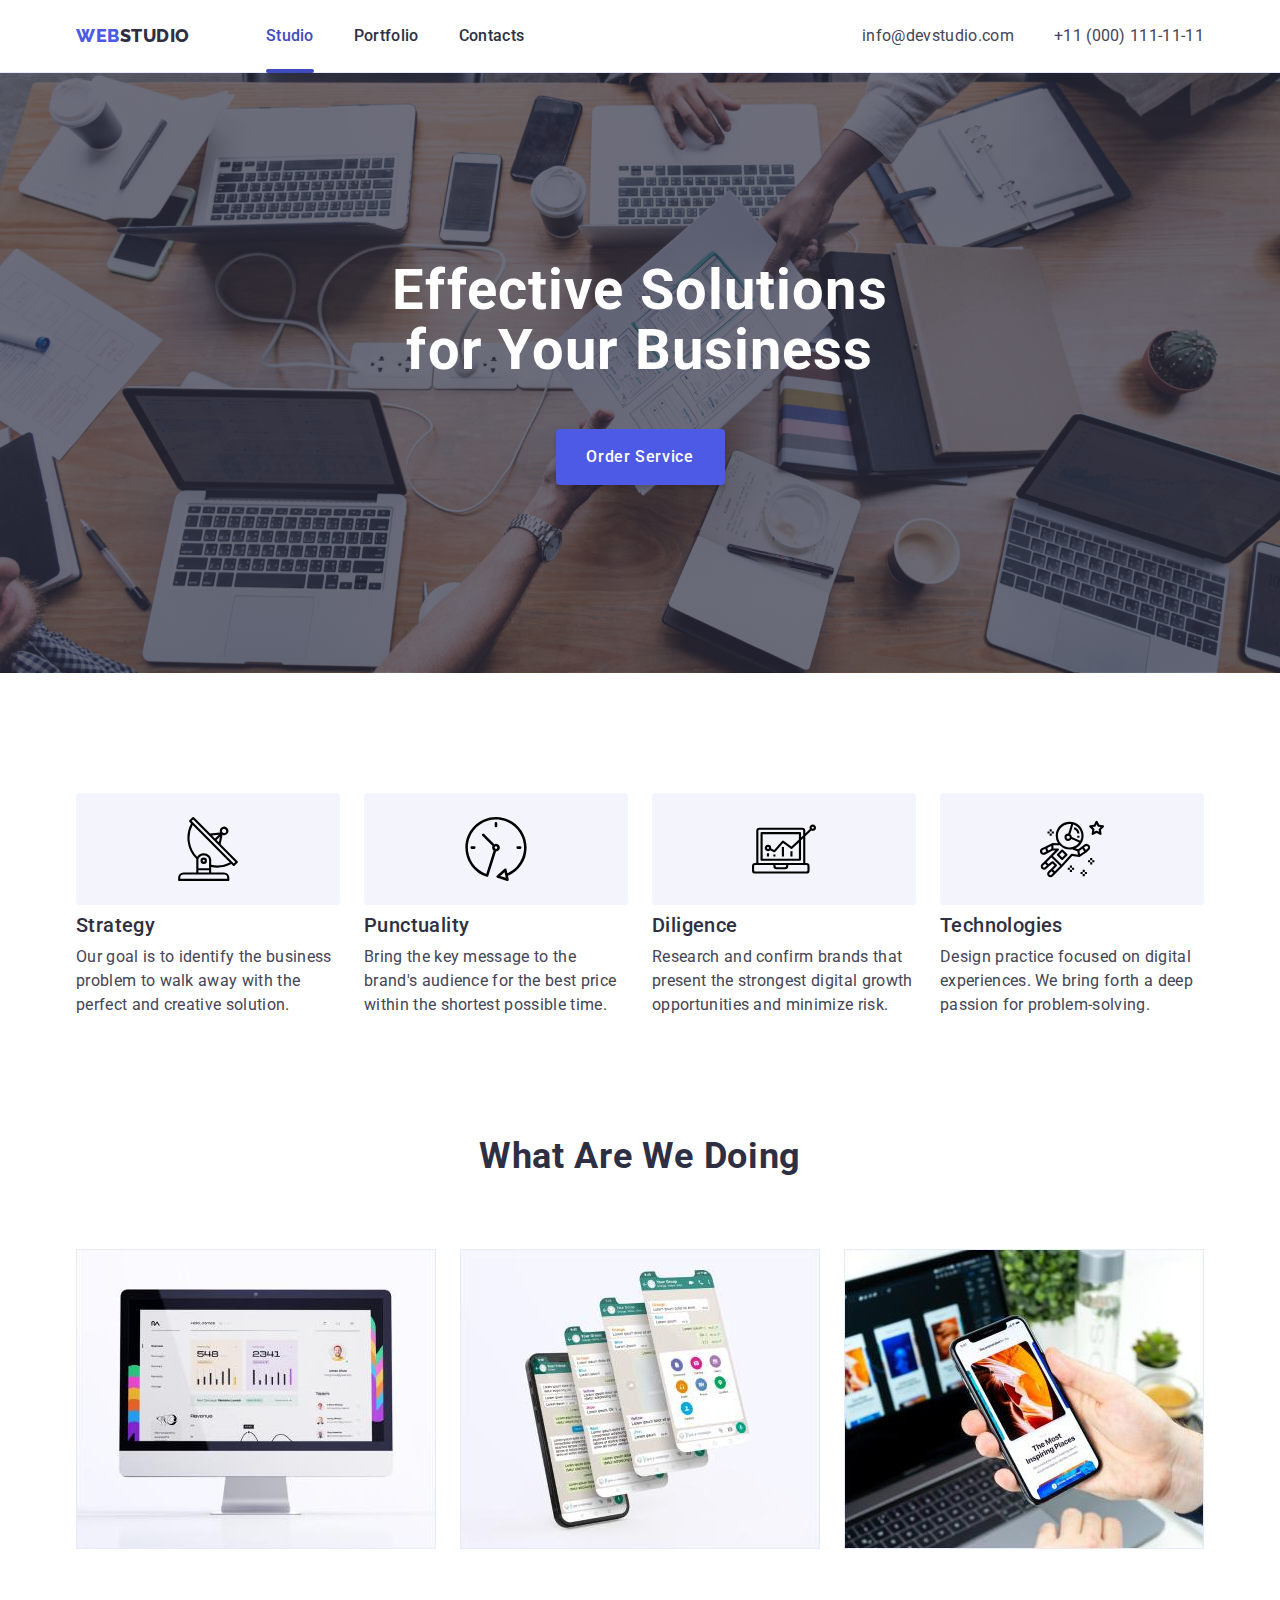
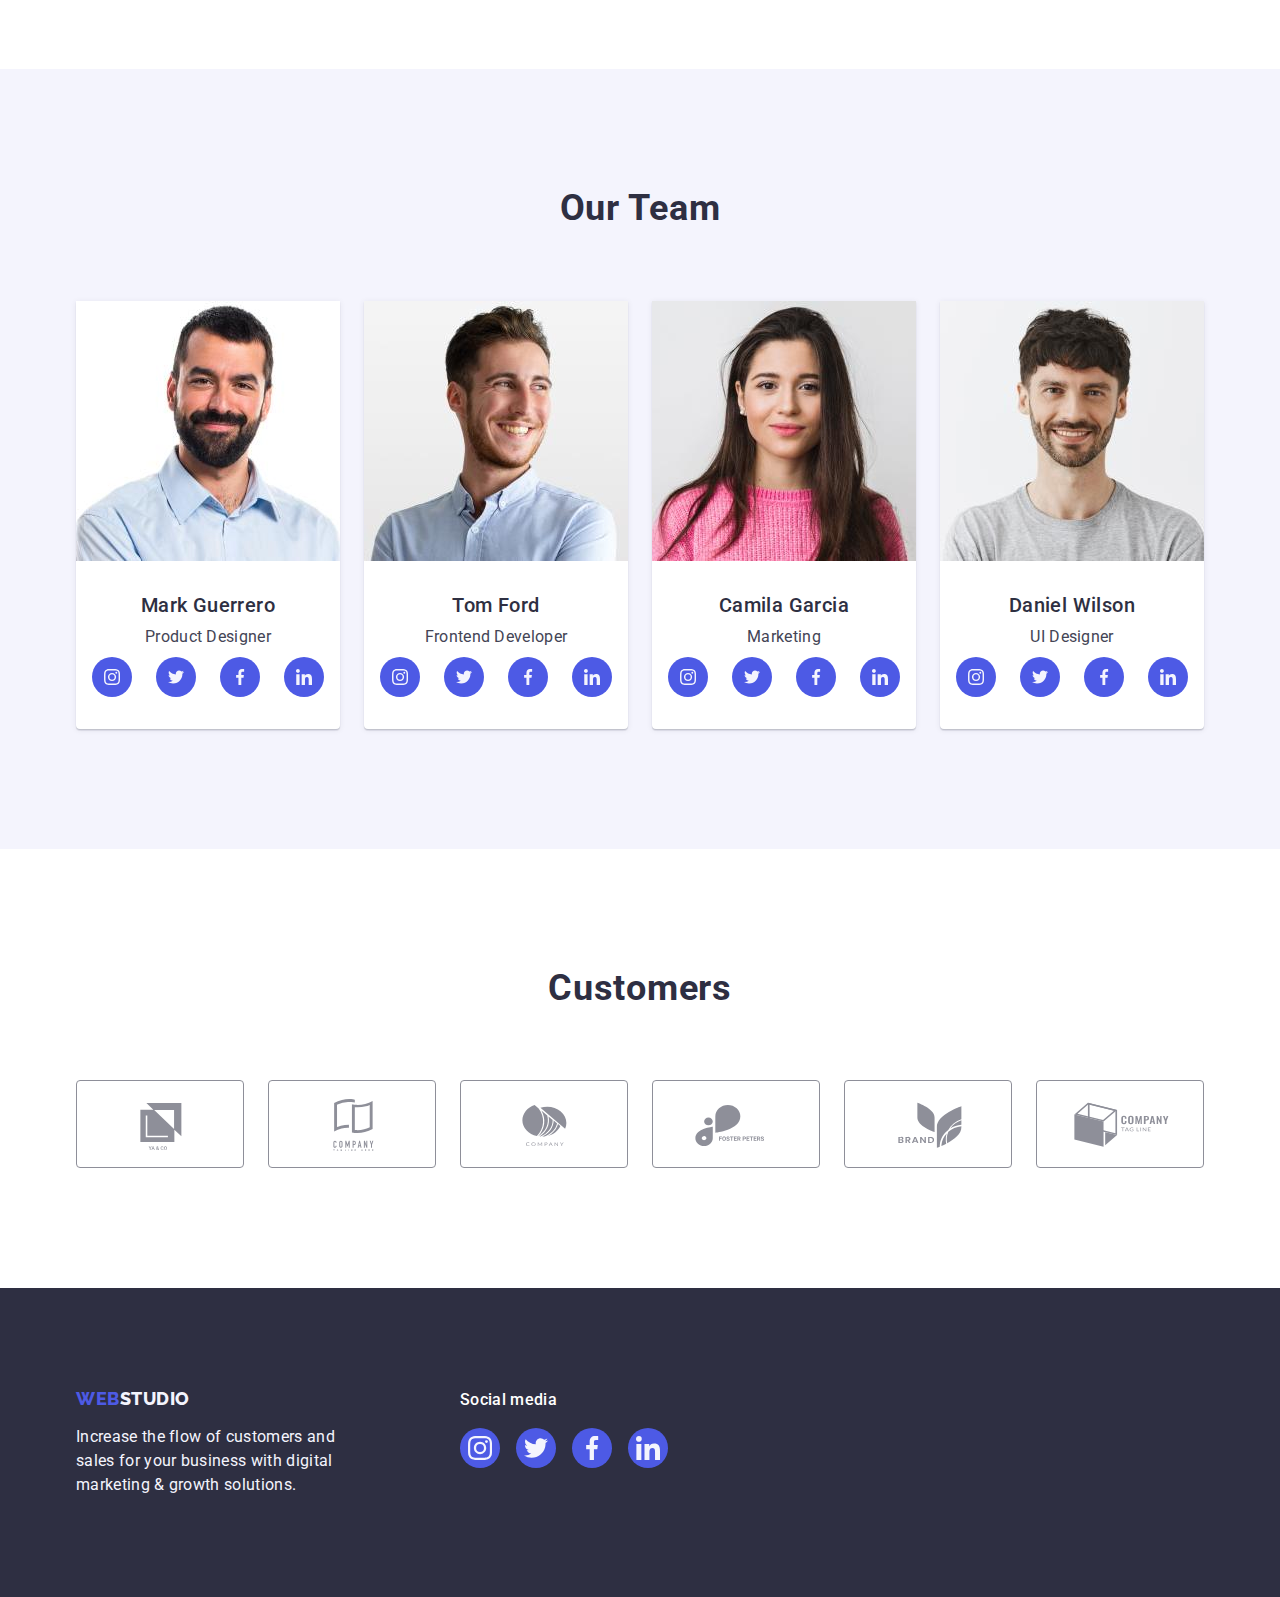
<file: index.html>
<!DOCTYPE html>
<html lang="en">
  <head>
    <meta charset="UTF-8" />
    <meta http-equiv="X-UA-Compatible" content="IE=edge" />
    <meta name="viewport" content="width=device-width, initial-scale=1.0" />
    <title>Main Page</title>
    <link rel="preconnect" href="https://fonts.googleapis.com" />
    <link rel="preconnect" href="https://fonts.gstatic.com" crossorigin />
    <link
      href="https://fonts.googleapis.com/css2?family=Raleway:wght@800&family=Roboto:wght@400;500;700;900&display=swap"
      rel="stylesheet"
    />
    <link
      rel="stylesheet"
      href="https://cdnjs.cloudflare.com/ajax/libs/modern-normalize/1.1.0/modern-normalize.min.css"
    />
    <link rel="stylesheet" href="./css/styles.css" />
  </head>
  <body>
    <header class="page-header">
      <div class="container page-header-container">
        <nav class="nav-header">
          <a class="logo link logo-header" href="./index.html"
            >Web<span class="part-logo">Studio</span></a
          >
          <ul class="menu list">
            <li class="menu-item">
              <a class="menu-link link current" href="./index.html">Studio</a>
            </li>
            <li class="menu-item">
              <a class="menu-link link" href="./portfolio.html">Portfolio</a>
            </li>
            <li class="menu-item">
              <a class="menu-link link" href="">Contacts</a>
            </li>
          </ul>
        </nav>
        <address class="contacts">
          <ul class="contact-information list">
            <li class="contact-information-item">
              <a
                class="contact-information-link link"
                href="mailto:info@devstudio.com"
                >info@devstudio.com</a
              >
            </li>
            <li class="contact-information-item">
              <a class="contact-information-link link" href="tel:+110001111111"
                >+11 (000) 111-11-11</a
              >
            </li>
          </ul>
        </address>
      </div>
    </header>
    <main>
      <section class="hero hero-container">
        <div class="container">
          <h1 class="hero-title">Effective Solutions for Your Business</h1>
          <button class="btn-order" type="button" data-modal-open>Order Service</button>
        </div>
      </section>
      <section class="feautures section">
        <div class="container">
          <h2 class="feautures-tittle-main visually-hidden">Features</h2>
          <ul class="feautures-list list">
            <li class="feautures-item">
              <div class="feautures-icon-container">
                <svg
                  class="feautures-icon feautures-icon-antenna"
                  aria-label="icon-antenna"
                  width="64"
                  height="64"
                >
                  <use href="./images/icons.svg#icon-antenna"></use>
                </svg>
              </div>
              <h3 class="feautures-tittle">Strategy</h3>
              <p class="feautures-text">
                Our goal is to identify the business problem to walk away with
                the perfect and creative solution.
              </p>
            </li>
            <li class="feautures-item">
              <div class="feautures-icon-container">
                <svg
                  class="feautures-icon feautures-icon-clock"
                  aria-label="icon-astronaut"
                  width="64"
                  height="64"
                >
                  <use href="./images/icons.svg#icon-clock"></use>
                </svg>
              </div>
              <h3 class="feautures-tittle">Punctuality</h3>
              <p class="feautures-text">
                Bring the key message to the brand's audience for the best price
                within the shortest possible time.
              </p>
            </li>
            <li class="feautures-item">
              <div class="feautures-icon-container">
                <svg
                  class="feautures-icon feautures-icon-diagram"
                  aria-label="icon-clock"
                  width="64"
                  height="64"
                >
                  <use href="./images/icons.svg#icon-diagram"></use>
                </svg>
              </div>
              <h3 class="feautures-tittle">Diligence</h3>
              <p class="feautures-text">
                Research and confirm brands that present the strongest digital
                growth opportunities and minimize risk.
              </p>
            </li>
            <li class="feautures-item">
              <div class="feautures-icon-container">
                <svg
                  class="feautures-icon feautures-icon-astronaut"
                  aria-label="icon-diagram"
                  width="64"
                  height="64"
                >
                  <use href="./images/icons.svg#icon-astronaut"></use>
                </svg>
              </div>
              <h3 class="feautures-tittle">Technologies</h3>
              <p class="feautures-text">
                Design practice focused on digital experiences. We bring forth a
                deep passion for problem-solving.
              </p>
            </li>
          </ul>
        </div>
      </section>
      <section class="activity">
        <div class="container">
          <h2 class="activity-tittle">What are we doing</h2>
          <ul class="activity-list list">
            <li class="activity-item">
              <img
                class="activity-img"
                src="./images/img1.jpg"
                alt="Gray monobloc"
                width="360"
              />
            </li>
            <li class="activity-item">
              <img
                class="activity-img"
                src="./images/img2.jpg"
                alt="Phone mockup"
                width="360"
              />
            </li>
            <li class="activity-item">
              <img
                class="activity-img"
                src="./images/img3.jpg"
                alt="Apple phone in hand"
                width="360"
              />
            </li>
          </ul>
        </div>
      </section>
      <section class="team section">
        <div class="container team-container">
          <h2 class="team-tittle">Our Team</h2>
          <ul class="team-list list">
            <li class="team-item">
              <img
                class="team-img"
                src="./images/img4.jpg"
                alt="Mark Guerrero"
                width="264"
              />
              <div class="team-text">
                <h3 class="team-member">Mark Guerrero</h3>
                <p class="team-member-position">Product Designer</p>
                <ul class="social-list list">
                  <li class="social-list-item">
                    <a href="" class="social-link">
                      <svg
                        class="social-icon"
                        aria-label="icon instagram"
                        width="16"
                        height="16"
                      >
                        <use href="./images/icons.svg#icon-instagram"></use>
                      </svg>
                    </a>
                  </li>
                  <li class="social-list-item">
                    <a href="" class="social-link">
                      <svg
                        class="social-icon"
                        aria-label="icon twitter"
                        width="16"
                        height="16"
                      >
                        <use href="./images/icons.svg#icon-twitter"></use>
                      </svg>
                    </a>
                  </li>
                  <li class="social-list-item">
                    <a href="" class="social-link">
                      <svg
                        class="social-icon"
                        aria-label="icon facebook"
                        width="16"
                        height="16"
                      >
                        <use href="./images/icons.svg#icon-facebook"></use>
                      </svg>
                    </a>
                  </li>
                  <li class="social-list-item">
                    <a href="" class="social-link">
                      <svg
                        class="social-icon"
                        aria-label="icon linkedin"
                        width="16"
                        height="16"
                      >
                        <use href="./images/icons.svg#icon-linkedin"></use>
                      </svg>
                    </a>
                  </li>
                </ul>
              </div>
            </li>
            <li class="team-item">
              <img
                class="team-img"
                src="./images/img5.jpg"
                alt="Tom Ford"
                width="264"
              />
              <div class="team-text">
                <h3 class="team-member">Tom Ford</h3>
                <p class="team-member-position">Frontend Developer</p>
                <ul class="social-list list">
                  <li class="social-list-item">
                    <a href="" class="social-link">
                      <svg
                        class="social-icon"
                        aria-label="icon instagram"
                        width="16"
                        height="16"
                      >
                        <use href="./images/icons.svg#icon-instagram"></use>
                      </svg>
                    </a>
                  </li>
                  <li class="social-list-item">
                    <a href="" class="social-link">
                      <svg
                        class="social-icon"
                        aria-label="icon twitter"
                        width="16"
                        height="16"
                      >
                        <use href="./images/icons.svg#icon-twitter"></use>
                      </svg>
                    </a>
                  </li>
                  <li class="social-list-item">
                    <a href="" class="social-link">
                      <svg
                        class="social-icon"
                        aria-label="icon facebook"
                        width="16"
                        height="16"
                      >
                        <use href="./images/icons.svg#icon-facebook"></use>
                      </svg>
                    </a>
                  </li>
                  <li class="social-list-item">
                    <a href="" class="social-link">
                      <svg
                        class="social-icon"
                        aria-label="icon linkedin"
                        width="16"
                        height="16"
                      >
                        <use href="./images/icons.svg#icon-linkedin"></use>
                      </svg>
                    </a>
                  </li>
                </ul>
              </div>
            </li>
                
            <li class="team-item">
              <img
                class="team-img"
                src="./images/img6.jpg"
                alt="Camila Garcia"
                width="264"
              />
              <div class="team-text">
                <h3 class="team-member">Camila Garcia</h3>
                <p class="team-member-position">Marketing</p>
                <ul class="social-list list">
                  <li class="social-list-item">
                    <a href="" class="social-link">
                      <svg
                        class="social-icon"
                        aria-label="icon instagram"
                        width="16"
                        height="16"
                      >
                        <use href="./images/icons.svg#icon-instagram"></use>
                      </svg>
                    </a>
                  </li>
                  <li class="social-list-item">
                    <a href="" class="social-link">
                      <svg
                        class="social-icon"
                        aria-label="icon twitter"
                        width="16"
                        height="16"
                      >
                        <use href="./images/icons.svg#icon-twitter"></use>
                      </svg>
                    </a>
                  </li>
                  <li class="social-list-item">
                    <a href="" class="social-link">
                      <svg
                        class="social-icon"
                        aria-label="icon facebook"
                        width="16"
                        height="16"
                      >
                        <use href="./images/icons.svg#icon-facebook"></use>
                      </svg>
                    </a>
                  </li>
                  <li class="social-list-item">
                    <a href="" class="social-link">
                      <svg
                        class="social-icon"
                        aria-label="icon linkedin"
                        width="16"
                        height="16"
                      >
                        <use href="./images/icons.svg#icon-linkedin"></use>
                      </svg>
                    </a>
                  </li>
                </ul>
              </div>
            </li>
            <li class="team-item">
              <img
                class="team-img"
                src="./images/img7.jpg"
                alt="Daniel Wilson"
                width="264"
              />
              <div class="team-text">
                <h3 class="team-member">Daniel Wilson</h3>
                <p class="team-member-position">UI Designer</p>
                <ul class="social-list list">
                  <li class="social-list-item">
                    <a href="" class="social-link">
                      <svg
                        class="social-icon"
                        aria-label="icon instagram"
                        width="16"
                        height="16"
                      >
                        <use href="./images/icons.svg#icon-instagram"></use>
                      </svg>
                    </a>
                  </li>
                  <li class="social-list-item">
                    <a href="" class="social-link">
                      <svg
                        class="social-icon"
                        aria-label="icon twitter"
                        width="16"
                        height="16"
                      >
                        <use href="./images/icons.svg#icon-twitter"></use>
                      </svg>
                    </a>
                  </li>
                  <li class="social-list-item">
                    <a href="" class="social-link">
                      <svg
                        class="social-icon"
                        aria-label="icon facebook"
                        width="16"
                        height="16"
                      >
                        <use href="./images/icons.svg#icon-facebook"></use>
                      </svg>
                    </a>
                  </li>
                  <li class="social-list-item">
                    <a href="" class="social-link">
                      <svg
                        class="social-icon"
                        aria-label="icon linkedin"
                        width="16"
                        height="16"
                      >
                        <use href="./images/icons.svg#icon-linkedin"></use>
                      </svg>
                    </a>
                  </li>
                </ul>
              </div>
            </li>
          </ul>
        </div>
      </section>
      <section class="customers section">
        <div class="container">
          <h2 class="customers-tittle">Customers</h2>
          <ul class="customers-list list">
            <li class="customers-list-item">
              <a href="" class="customers-link">
                <svg
                  class="customers-icon"
                  aria-label="logo company 1"
                  width="104"
                  height="56"
                >
                  <use href="./images/icons.svg#icon-logo1"></use>
                </svg>
              </a>
            </li>
            <li class="customers-list-item">
              <a href="" class="customers-link">
                <svg
                  class="customers-icon"
                  aria-label="logo company 2"
                  width="104"
                  height="56"
                >
                  <use href="./images/icons.svg#icon-logo2"></use>
                </svg>
              </a>
            </li>
            <li class="customers-list-item">
              <a href="" class="customers-link">
                <svg
                  class="customers-icon"
                  aria-label="logo company 3"
                  width="104"
                  height="56"
                >
                  <use href="./images/icons.svg#icon-logo3"></use>
                </svg>
              </a>
            </li>
            <li class="customers-list-item">
              <a href="" class="customers-link">
                <svg
                  class="customers-icon"
                  aria-label="logo company 4"
                  width="104"
                  height="56"
                >
                  <use href="./images/icons.svg#icon-logo4"></use>
                </svg>
              </a>
            </li>
            <li class="customers-list-item">
              <a href="" class="customers-link">
                <svg
                  class="customers-icon"
                  aria-label="logo company 5"
                  width="104"
                  height="56"
                >
                  <use href="./images/icons.svg#icon-logo5"></use>
                </svg>
              </a>
            </li>
            <li class="customers-list-item">
              <a href="" class="customers-link">
                <svg
                  class="customers-icon"
                  aria-label="logo company 6"
                  width="104"
                  height="56"
                >
                  <use href="./images/icons.svg#icon-logo6"></use>
                </svg>
              </a>
            </li>
          </ul>
        </div>
      </section>
    </main>
    <footer class="footer">
      <div class="container container-footer-text">
        <div class="footer-text-first">
          <a class="footer-logo link full-logo" href="./index.html"
            >Web<span class="footer-part-logo">Studio</span></a
          >
          <p class="footer-text">
            Increase the flow of customers and sales for your business with
            digital marketing & growth solutions.
          </p>
        </div>
        <div class="social-media">
          <p class="social-media-tiitle">Social media</p>
          <ul class="soc-media-list list">
            <li class="soc-media-item">
              <a href="" class="soc-media-link">
                <svg
                  class="soc-media-icon"
                  aria-label="icon instagram"
                  width="24"
                  height="24"
                >
                  <use href="./images/icons.svg#icon-instagram"></use>
                </svg>
              </a>
            </li>
            <li class="soc-media-item">
              <a href="" class="soc-media-link">
                <svg
                  class="soc-media-icon"
                  aria-label="icon twitter"
                  width="24"
                  height="24"
                >
                  <use href="./images/icons.svg#icon-twitter"></use>
                </svg>
              </a>
            </li>
            <li class="soc-media-item">
              <a href="" class="soc-media-link">
                <svg
                  class="soc-media-icon"
                  aria-label="icon facebook"
                  width="24"
                  height="24"
                >
                  <use href="./images/icons.svg#icon-facebook"></use>
                </svg>
              </a>
            </li>
            <li class="soc-media-item">
              <a href="" class="soc-media-link">
                <svg
                  class="soc-media-icon"
                  aria-label="icon linkedin"
                  width="24"
                  height="24"
                >
                  <use href="./images/icons.svg#icon-linkedin"></use>
                </svg>
              </a>
            </li>
          </ul>
        </div>
      </div>
    </footer>
    <div class="backdrop is-hidden" data-modal>
      <div class="modal">
        <button type="button" class="modal-close-btn" data-modal-close>
          <svg class="modal-close-icon" width="8" height="8">
            <use href="./images/icons.svg#close-icon"></use>
          </svg>
        </button>
      </div>
      
    </div>
    <script src="./js/modal.js"></script>    
  </body>
</html>
</file>
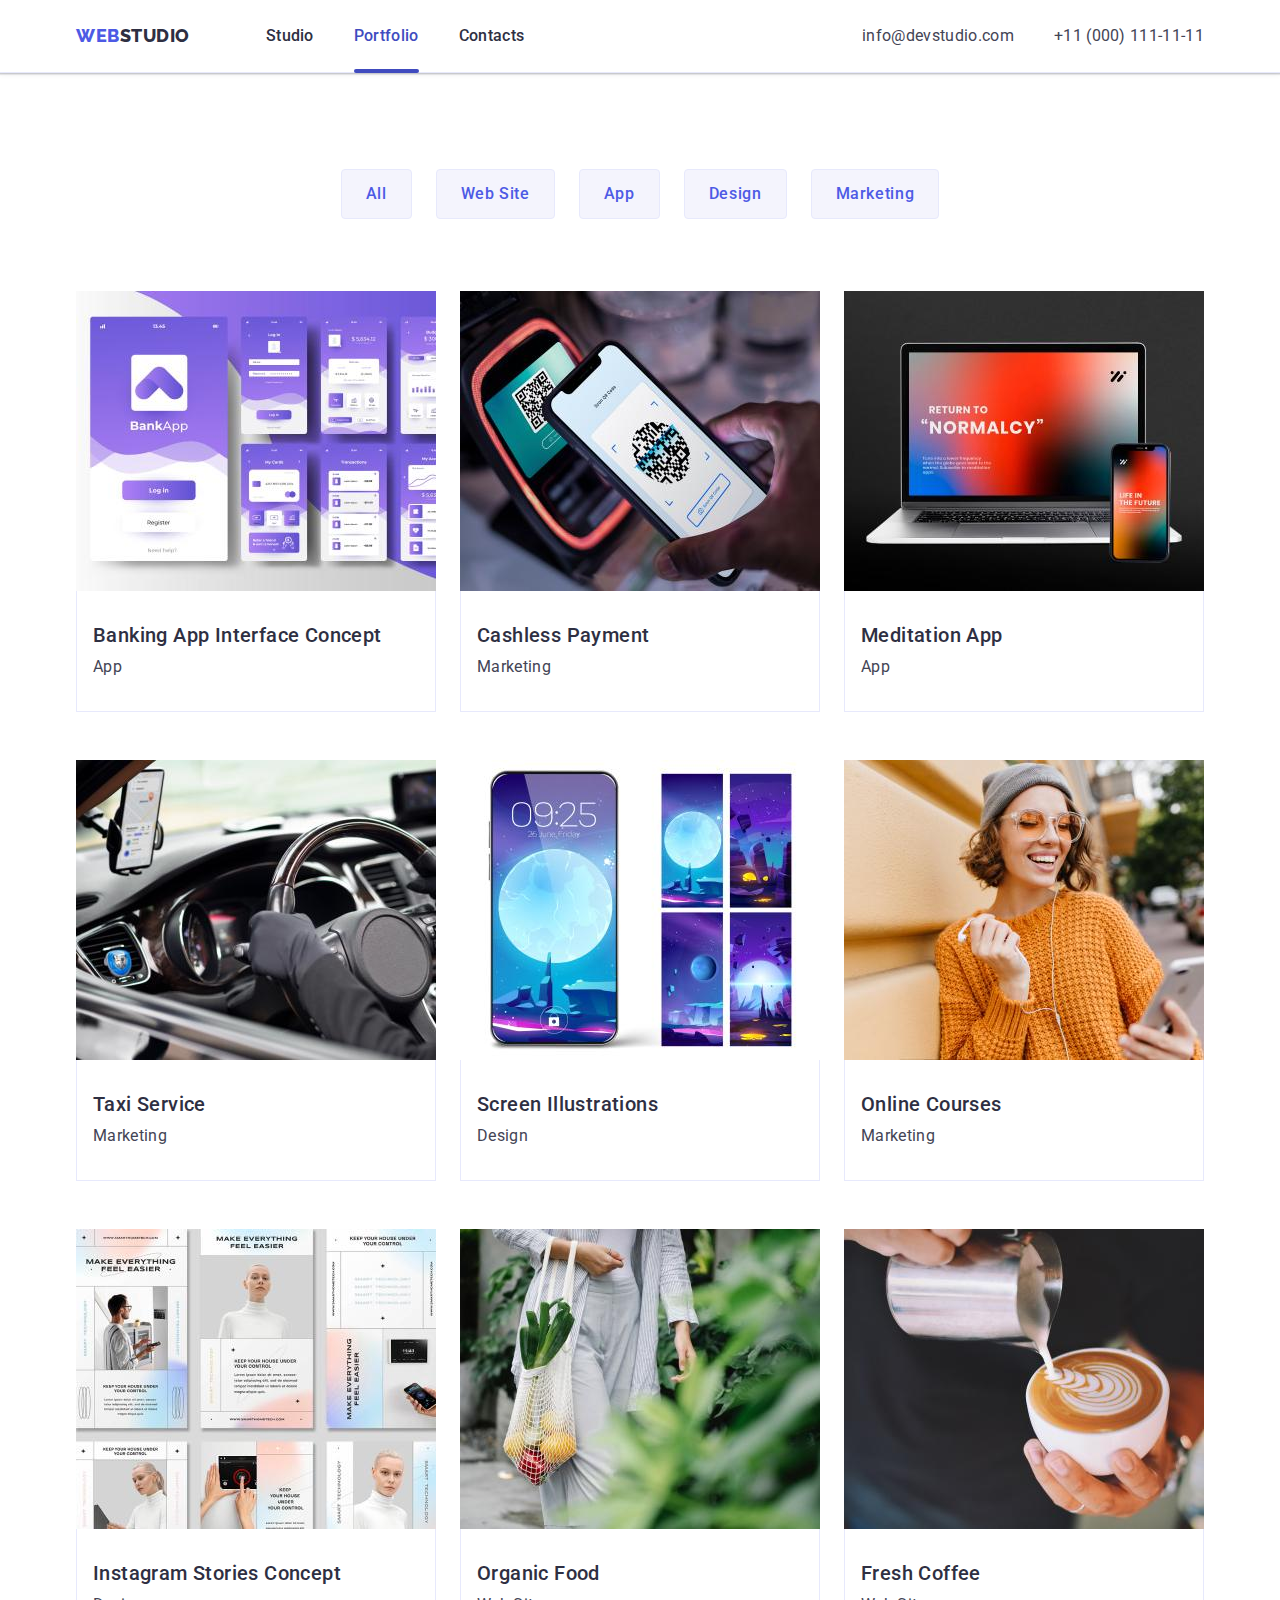
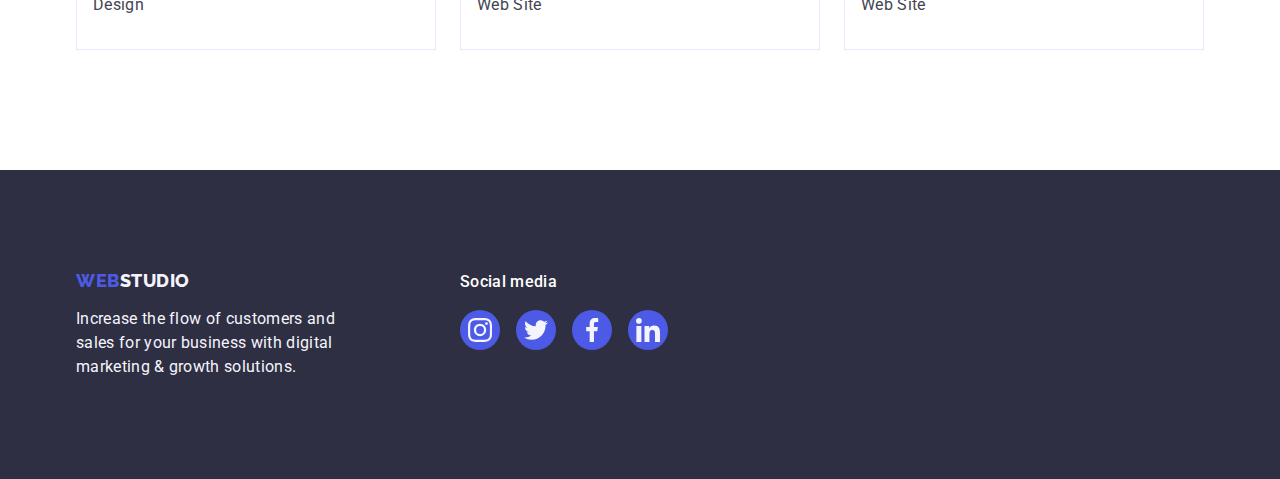
<file: portfolio.html>
<!DOCTYPE html>
<html lang="en">
  <head>
    <meta charset="UTF-8" />
    <meta http-equiv="X-UA-Compatible" content="IE=edge" />
    <meta name="viewport" content="width=device-width, initial-scale=1.0" />
    <title>Portfolio</title>
    <link rel="preconnect" href="https://fonts.googleapis.com" />
    <link rel="preconnect" href="https://fonts.gstatic.com" crossorigin />
    <link
      href="https://fonts.googleapis.com/css2?family=Raleway:wght@800&family=Roboto:wght@400;500;700;900&display=swap"
      rel="stylesheet"
    />
    <link
      rel="stylesheet"
      href="https://cdnjs.cloudflare.com/ajax/libs/modern-normalize/1.1.0/modern-normalize.min.css"
    />
    <link rel="stylesheet" href="./css/styles.css" />
  </head>
  <body>
    <header class="page-header header-portfolio">
      <div class="container page-header-container">
        <nav class="nav-header">
          <a class="logo link logo-header" href="./index.html"
            >Web<span class="part-logo">Studio</span></a
          >
          <ul class="menu list">
            <li class="menu-item">
              <a class="menu-link link" href="./index.html">Studio</a>
            </li>
            <li class="menu-item">
              <a class="menu-link link current" href="./portfolio.html">Portfolio</a>
            </li>
            <li class="menu-item">
              <a class="menu-link link" href="">Contacts</a>
            </li>
          </ul>
        </nav>
        <address class="contacts">
          <ul class="contact-information list">
            <li class="contact-information-item">
              <a
                class="contact-information-link link"
                href="mailto:info@devstudio.com"
                >info@devstudio.com</a
              >
            </li>
            <li class="contact-information-item">
              <a class="contact-information-link link" href="tel:+110001111111"
                >+11 (000) 111-11-11</a
              >
            </li>
          </ul>
        </address>
      </div>
    </header>

    <main>
      <section class="projects">
        <div class="container">
          <h1 class="visually-hidden">List of projects</h1>
          <ul class="list projects-list-btn">
            <li class="list-item">
              <button type="button" class="btn-filter">All</button>
            </li>
            <li class="list-item">
              <button type="button" class="btn-filter">Web Site</button>
            </li>
            <li class="list-item">
              <button type="button" class="btn-filter">App</button>
            </li>
            <li class="list-item">
              <button type="button" class="btn-filter">Design</button>
            </li>
            <li class="list-item">
              <button type="button" class="btn-filter">Marketing</button>
            </li>
          </ul>

          <ul class="projects-list list">
            <li class="projects-item">
              <a class="projects-link link" href="">
                <div class="projects-list-img">
                  <img
                  class="projects-img"
                  src="./images/img8.jpg"
                  alt="Internet banking
              application"
                  width="360"
                />
                <p class="overlay">
                  14 Stylish and User-Friendly App Design Concepts · Task Manager App · Calorie Tracker App · Exotic Fruit Ecommerce App · Cloud Storage App
                </p>
                </div>                
                <div class="projects-text">
                  <h2 class="projects-tittle">Banking App Interface Concept</h2>
                  <p class="projects-filter">App</p>
                </div></a
              >
            </li>

            <li class="projects-item">
              <a class="projects-link link" href="">
                <div class="projects-list-img">
                <img
                  class="projects-img"
                  src="./images/img9.jpg"
                  alt="Payment system"
                  width="360"
                />
                <p class="overlay">
                  14 Stylish and User-Friendly App Design Concepts · Task Manager App · Calorie Tracker App · Exotic Fruit Ecommerce App · Cloud Storage App
                </p>
                </div> 
                <div class="projects-text">
                  <h2 class="projects-tittle">Cashless Payment</h2>
                  <p class="projects-filter">Marketing</p>
                </div>
              </a>
            </li>

            <li class="projects-item">
              <a class="projects-link link" href="">
                <div class="projects-list-img">
                <img
                  class="projects-img"
                  src="./images/img10.jpg"
                  alt="Laptop and smartphone
              with meditation app open"
                  width="360"
                />
                <p class="overlay">
                  14 Stylish and User-Friendly App Design Concepts · Task Manager App · Calorie Tracker App · Exotic Fruit Ecommerce App · Cloud Storage App
                </p>
                </div> 
                <div class="projects-text">
                  <h2 class="projects-tittle">Meditation App</h2>
                  <p class="projects-filter">App</p>
                </div>
              </a>
            </li>

            <li class="projects-item">
              <a class="projects-link link" href="">
                <div class="projects-list-img">
                <img
                  class="projects-img"
                  src="./images/img11.jpg"
                  alt="Interior of a car with
              a driver"
                  width="360"
                />
                <p class="overlay">
                  14 Stylish and User-Friendly App Design Concepts · Task Manager App · Calorie Tracker App · Exotic Fruit Ecommerce App · Cloud Storage App
                </p>
                </div> 
                <div class="projects-text">
                  <h2 class="projects-tittle">Taxi Service</h2>
                  <p class="projects-filter">Marketing</p>
                </div>
              </a>
            </li>

            <li class="projects-item">
              <a class="projects-link link" href="">
                <div class="projects-list-img">
                <img
                  class="projects-img"
                  src="./images/img12.jpg"
                  alt="Smartphone with home
              screen wallpaper"
                  width="360"
                />
                <p class="overlay">
                  14 Stylish and User-Friendly App Design Concepts · Task Manager App · Calorie Tracker App · Exotic Fruit Ecommerce App · Cloud Storage App
                </p>
                </div>
                <div class="projects-text">
                  <h2 class="projects-tittle">Screen Illustrations</h2>
                  <p class="projects-filter">Design</p>
                </div>
              </a>
            </li>

            <li class="projects-item">
              <a class="projects-link link" href="">
                <div class="projects-list-img">
                <img
                  class="projects-img"
                  src="./images/img13.jpg"
                  alt="A girl in headphones
              and with a smartphone in her hands"
                  width="360"
                />
                <p class="overlay">
                  14 Stylish and User-Friendly App Design Concepts · Task Manager App · Calorie Tracker App · Exotic Fruit Ecommerce App · Cloud Storage App
                </p>
                </div>
                <div class="projects-text">
                  <h2 class="projects-tittle">Online Courses</h2>
                  <p class="projects-filter">Marketing</p>
                </div>
              </a>
            </li>

            <li class="projects-item">
              <a class="projects-link link" href="">
                <div class="projects-list-img">
                <img
                  class="projects-img"
                  src="./images/img14.jpg"
                  alt="Layouts for Instagram
              stories"
                  width="360"
                />
                <p class="overlay">
                  14 Stylish and User-Friendly App Design Concepts · Task Manager App · Calorie Tracker App · Exotic Fruit Ecommerce App · Cloud Storage App
                </p>
                </div>
                <div class="projects-text">
                  <h2 class="projects-tittle">Instagram Stories Concept</h2>
                  <p class="projects-filter">Design</p>
                </div>
              </a>
            </li>

            <li class="projects-item">
              <a class="projects-link link" href="">
                <div class="projects-list-img">
                <img
                  class="projects-img"
                  src="./images/img15.jpg"
                  alt="The girl is holding a
              net with fruits"
                  width="360"
                />
                <p class="overlay">
                  14 Stylish and User-Friendly App Design Concepts · Task Manager App · Calorie Tracker App · Exotic Fruit Ecommerce App · Cloud Storage App
                </p>
                </div>
                <div class="projects-text">
                  <h2 class="projects-tittle">Organic Food</h2>
                  <p class="projects-filter">Web Site</p>
                </div>
              </a>
            </li>

            <li class="projects-item">
              <a class="projects-link link" href="">
                <div class="projects-list-img">
                <img
                  class="projects-img"
                  src="./images/img16.jpg"
                  alt="A mug of coffee in the
              barista's hand"
                  width="360"
                />
                <p class="overlay">
                  14 Stylish and User-Friendly App Design Concepts · Task Manager App · Calorie Tracker App · Exotic Fruit Ecommerce App · Cloud Storage App
                </p>
                </div>
                <div class="projects-text">
                  <h2 class="projects-tittle">Fresh Coffee</h2>
                  <p class="projects-filter">Web Site</p>
                </div>
              </a>
            </li>
          </ul>
        </div>
      </section>
    </main>
    <footer class="footer">
      <div class="container container-footer-text">
        <div class="footer-text-first">
          <a class="footer-logo link full-logo" href="./index.html"
            >Web<span class="footer-part-logo">Studio</span></a
          >
          <p class="footer-text">
            Increase the flow of customers and sales for your business with
            digital marketing & growth solutions.
          </p>
        </div>
        <div class="social-media">
          <p class="social-media-tiitle">Social media</p>
          <ul class="soc-media-list list">
            <li class="soc-media-item">
              <a href="" class="soc-media-link">
                <svg
                  class="soc-media-icon"
                  aria-label="icon instagram"
                  width="24"
                  height="24"
                >
                  <use href="./images/icons.svg#icon-instagram"></use>
                </svg>
              </a>
            </li>
            <li class="soc-media-item">
              <a href="" class="soc-media-link">
                <svg
                  class="soc-media-icon"
                  aria-label="icon twitter"
                  width="24"
                  height="24"
                >
                  <use href="./images/icons.svg#icon-twitter"></use>
                </svg>
              </a>
            </li>
            <li class="soc-media-item">
              <a href="" class="soc-media-link">
                <svg
                  class="soc-media-icon"
                  aria-label="icon facebook"
                  width="24"
                  height="24"
                >
                  <use href="./images/icons.svg#icon-facebook"></use>
                </svg>
              </a>
            </li>
            <li class="soc-media-item">
              <a href="" class="soc-media-link">
                <svg
                  class="soc-media-icon"
                  aria-label="icon linkedin"
                  width="24"
                  height="24"
                >
                  <use href="./images/icons.svg#icon-linkedin"></use>
                </svg>
              </a>
            </li>
          </ul>
        </div>
      </div>
    </footer>
  </body>
</html>
</file>
<file: css/styles.css>
:root {
  --main-font-family: 'Roboto', sans-serif;
  --secondary-font-family: 'Raleway', sans-serif;
  --primary-text-color: #434455;
  --secondary-text-color: #2e2f42;
  --accent-color: #4d5ae5;
  --hover-focus-color: #404bbf;
  --text-color-theme-dark: #f4f4fd;
  --text-color-theme-dark-secondary: #fff;
  --background-color-light: #f4f4fd;
  --background-color-dark: #2e2f42;
  --border-btn: #e7e9fc;
  --color-icon-customers-border: #8e8f99;
  --transition-duraction-and-func: 250ms cubic-bezier(0.4, 0, 0.2, 1);
}

.list {
  list-style: none;
}

.link {
  text-decoration: none;
}

button {
  cursor: pointer;
}

body {
  font-family: var(--main-font-family);
  color: var(--primary-text-color);
  background-color: #ffffff;
}

h1,
h2,
h3,
h4,
p {
  margin-top: 0;
  margin-bottom: 0;
}

ul,
ol {
  margin-top: 0;
  margin-bottom: 0;
  padding-left: 0;
}

img {
  display: block;
}

.container {
  width: 1158px;
  padding: 0 15px;
  margin-left: auto;
  margin-right: auto;
}
.section {
  padding-top: 120px;
  padding-bottom: 120px;
}

/* Header */
.logo,
.part-logo {
  font-family: var(--secondary-font-family);
  color: var(--accent-color);
  font-weight: 800;
  font-size: 18px;
  line-height: 1.17;
  letter-spacing: 0.03em;
  text-transform: uppercase;
}
.part-logo {
  color: var(--secondary-text-color);
}
.logo-header {
  margin-right: 76px;
}

.page-header {
  border-bottom: 1px solid #e7e9fc;
  box-shadow: 0px 2px 1px rgba(46, 47, 66, 0.08),
    0px 1px 1px rgba(46, 47, 66, 0.16), 0px 1px 6px rgba(46, 47, 66, 0.08);
}

.page-header-container {
  display: flex;
  align-items: center;
}
.nav-header {
  display: flex;
  align-items: center;
}
.menu {
  display: flex;
  gap: 40px;
}
.contact-information {
  display: flex;
  gap: 40px;
}
.menu-link {
  position: relative;
  display: block;
  padding-top: 24px;
  padding-bottom: 24px;
  position: relative;

  font-weight: 500;
  font-size: 16px;
  line-height: 1.5;
  letter-spacing: 0.02em;
  color: var(--secondary-text-color);
  transition: color 250ms cubic-bezier(0.4, 0, 0.2, 1);
}
.menu-link:hover,
.menu-link:focus {
  color: var(--hover-focus-color);
}

.current {
  color: #404bbf;
}

.current::after {
  position: absolute;
  display: block;
  content: '';
  background-color: var(--hover-focus-color);
  width: 100%;
  height: 4px;
  border-radius: 2px;
  margin-top: 20px;
  bottom: -1px;
  left: 0;
}

.contacts {
  font-style: normal;
  margin-left: auto;
}
.contact-information-link:hover,
.contact-information-link:focus {
  color: var(--hover-focus-color);
}
.contact-information-link {
  display: block;
  padding-top: 24px;
  padding-bottom: 24px;

  font-size: 16px;
  line-height: 1.5;
  letter-spacing: 0.02em;
  color: var(--primary-text-color);
  transition: color var(--transition-duraction-and-func);
}

/* Hero section */
.hero-title {
  max-width: 496px;
  font-weight: 700;
  font-size: 56px;
  line-height: 1.07;
  text-align: center;
  letter-spacing: 0.02em;
  color: var(--text-color-theme-dark-secondary);
  margin-right: auto;
  margin-left: auto;
}
.hero {
  background-color: var(--background-color-dark);
  background-image: linear-gradient(
      rgba(46, 47, 66, 0.7),
      rgba(46, 47, 66, 0.7)
    ),
    url(../images/bg.jpg);
  background-size: cover;
  background-repeat: no-repeat;
  background-position: center;
  max-width: 1440px;
}
.hero-container {
  padding: 188px 0;
  margin-right: auto;
  margin-left: auto;
}
.btn-order {
  display: block;
  margin-left: auto;
  margin-right: auto;
  margin-top: 48px;
  padding: 15px 30px;
  min-width: 169px;
  border: none;
  border-radius: 4px;
  height: 56px;
  box-shadow: 0px 4px 4px rgba(0, 0, 0, 0.15);

  font-weight: 500;
  font-size: 16px;
  line-height: 1.5;
  letter-spacing: 0.04em;
  color: var(--text-color-theme-dark-secondary);
  background: var(--accent-color);

  transition: background-color var(--transition-duraction-and-func);
}
.btn-order:hover,
.btn-order:focus {
  background-color: var(--hover-focus-color);
}
.visually-hidden {
  position: absolute;
  width: 1px;
  height: 1px;
  margin: -1px;
  border: 0;
  padding: 0;

  white-space: nowrap;
  clip-path: inset(100%);
  clip: rect(0 0 0 0);
  overflow: hidden;
}

/* Feautures section */
.feautures-list {
  display: flex;
  gap: 24px;
}
.feautures-item {
  flex-basis: calc((100% - 72px) / 4);
}
.feautures-icon-container {
  background-color: var(--background-color-light);
  justify-content: center;
  align-items: center;
  height: 112px;
  display: flex;
  margin-bottom: 8px;
  border-radius: 4px;
}
.feautures-icon {
  justify-content: center;
}
.feautures-tittle {
  margin-bottom: 8px;

  font-weight: 500;
  font-size: 20px;
  line-height: 1.2;
  letter-spacing: 0.02em;
  color: var(--secondary-text-color);
}
.feautures-text {
  font-size: 16px;
  line-height: 1.5;
  letter-spacing: 0.02em;
}
/* Activity */
.activity {
  padding-bottom: 120px;
}

.activity-tittle,
.team-tittle,
.customers-tittle {
  font-weight: 700;
  font-size: 36px;
  line-height: 1.11;
  text-align: center;
  letter-spacing: 0.02em;
  text-transform: capitalize;
  color: var(--secondary-text-color);
  margin-bottom: 72px;
}
.activity-list {
  display: flex;
  gap: 24px;
}
/* Our Team */

.team-member {
  font-weight: 500;
  font-size: 20px;
  line-height: 1.2;
  letter-spacing: 0.02em;
  color: var(--secondary-text-color);

  margin-bottom: 8px;
}
.team-member-position {
  font-size: 16px;
  line-height: 1.5;
  letter-spacing: 0.02em;
  margin-bottom: 8px;
}
.team {
  background-color: var(--background-color-light);
}
.team-item {
  border-radius: 0px 0px 4px 4px;
  box-shadow: 0px 1px 6px rgba(46, 47, 66, 0.08),
    0px 1px 1px rgba(46, 47, 66, 0.16), 0px 2px 1px rgba(46, 47, 66, 0.08);
  background-color: #ffffff;
}

.team-list {
  display: flex;
  gap: 24px;
}
.team-text {
  padding: 32px 0;
  text-align: center;
}
.social-list {
  display: flex;
  justify-content: center;
  gap: 24px;
}
.social-link {
  display: flex;
  justify-content: center;
  align-items: center;
  width: 40px;
  height: 40px;
  border-radius: 50%;
  background-color: var(--accent-color);
  transition: background-color 250ms cubic-bezier(0.4, 0, 0.2, 1);
}
.social-link:hover,
.social-link:focus {
  background-color: var(--hover-focus-color);
}
.social-icon {
  fill: var(--text-color-theme-dark);
}
/* Customers */
.customers-tittle {
  line-height: 1.1;
}
.customers-list {
  display: flex;
  justify-content: center;
  align-items: center;
  gap: 24px;
  
}
.customers-link {
  display: flex;
  justify-content: center;
  align-items: center;
  width: 168px;
  height: 88px;
  border: 1px solid #8e8f99;
  border-radius: 4px;
  color: var(--color-icon-customers-border);
  transition: border-color 250ms cubic-bezier(0.4, 0, 0.2, 1), color 250ms cubic-bezier(0.4, 0, 0.2, 1);
}

.customers-icon {
  fill: currentColor;
}

.customers-link:hover,
.customers-link:focus {
  border-color: var(--hover-focus-color);
  color: var(--hover-focus-color);
}

/* Footer */
.footer {
  background-color: var(--background-color-dark);
  padding-top: 100px;
  padding-bottom: 100px;
}

.footer-text {
  width: 264px;
  min-height: 72px;

  font-size: 16px;
  line-height: 1.5;
  letter-spacing: 0.02em;
  color: var(--text-color-theme-dark);
}
.footer-logo,
.footer-part-logo {
  font-family: var(--secondary-font-family);
  color: var(--accent-color);
  font-weight: 800;
  font-size: 18px;
  line-height: 1.17;
  letter-spacing: 0.03em;
  text-transform: uppercase;
}
.footer-part-logo {
  color: var(--text-color-theme-dark);
}
.full-logo {
  display: inline-block;
  margin-bottom: 16px;
}
/* Social media*/

.soc-media-list {
  display: flex;
  justify-content: center;
  gap: 16px;
}
.soc-media-link {
  display: flex;
  justify-content: center;
  align-items: center;
  width: 40px;
  height: 40px;
  border-radius: 50%;
  background-color: var(--accent-color);
  transition: background-color 250ms cubic-bezier(0.4, 0, 0.2, 1);
}
.soc-media-link:hover,
.soc-media-link:focus {
  background-color: #31d0aa;
}
.container-footer-text {
  display: flex;
  align-items: baseline;
}
.footer-text-first {
  margin-right: 120px;
}
.social-media-tiitle {
    margin-bottom: 16px;

  font-weight: 500;
  font-size: 16px;
  line-height: 1.5;
  letter-spacing: 0.02em;
  color: var(--text-color-theme-dark-secondary);
}
.soc-media-icon {
  fill: var(--text-color-theme-dark);
}

.backdrop {
  position: fixed;
  top: 0;
  left: 0;
  width: 100%;
  height: 100%;
  background-color: rgba(46, 47, 66, 0.4);
  opacity: 1;
  visibility: visible;
  pointer-events: auto;
  transition: opacity var(--transition-duraction-and-func),
  visibility var(--transition-duraction-and-func);
}

.modal {
  position: absolute;
  top: 50%;
  left: 50%;
  transform: translate(-50%, -50%);
  min-width: 408px;
  min-height: 584px;
  background: #FCFCFC;
  box-shadow: 0px 1px 1px rgba(0, 0, 0, 0.14), 0px 1px 3px rgba(0, 0, 0, 0.12), 0px 2px 1px rgba(0, 0, 0, 0.2);
  border-radius: 4px;
  transition: transform 250ms cubic-bezier(0.4, 0, 0.2, 1);
}

.modal-close-btn {
  position: absolute;
  top: 24px;
  right: 24px;
  display: flex;
  align-items: center;
  justify-content: center;
  background-color: #E7E9FC;
  border: 1px solid rgba(0, 0, 0, 0.1);
  width: 24px;
  height: 24px;
  padding: 0;
  border-radius: 50%;
  transition: background-color var(--transition-duraction-and-func), border var(--transition-duraction-and-func);
  border: 1px solid rgba(0, 0, 0, 0.1);
}

.modal-close-btn:hover,
.modal-close-btn:focus {
  background-color: var(--hover-focus-color);
  border: none;
}
.modal-close-btn:hover .modal-close-icon,
.modal-close-btn:focus .modal-close-icon {
  fill: #ffffff;
}

.is-hidden {
  opacity: 0;
  visibility: hidden;
  pointer-events: none;
}

.modal-close-icon {
  transition: fill 250ms cubic-bezier(0.4, 0, 0.2, 1);
}

/* Portfolio */

.btn-filter {
  border-radius: 4px;
  padding: 12px 24px;
  border: 1px solid var(--border-btn);

  font-weight: 500;
  font-size: 16px;
  line-height: 1.5;
  text-align: center;
  letter-spacing: 0.04em;
  color: var(--accent-color);
  background-color: var(--background-color-light);
  transition: color 250ms cubic-bezier(0.4, 0, 0.2, 1),
    background-color 250ms cubic-bezier(0.4, 0, 0.2, 1),
    border-color 250ms cubic-bezier(0.4, 0, 0.2, 1),
    box-shadow 250ms cubic-bezier(0.4, 0, 0.2, 1);
}
.btn-filter:hover,
.btn-filter:focus {
  border: 1px solid transparent;
  box-shadow: 0px 3px 1px rgba(0, 0, 0, 0.1), 0px 2px 1px rgba(0, 0, 0, 0.08),
    0px 2px 2px rgba(0, 0, 0, 0.12);
  background-color: var(--hover-focus-color);
  color: var(--text-color-theme-dark-secondary);
}
.btn-filter:active {
  background-color: var(--hover-focus-color);
  color: var(--text-color-theme-dark-secondary);
}

/* Projects */
.projects {
  padding: 96px 0 120px;
}

.projects-list-btn {
  display: flex;
  gap: 24px;
  justify-content: center;
  margin-bottom: 72px;
}
.projects-list {
  display: flex;
  flex-wrap: wrap;
  column-gap: 24px;
  row-gap: 48px;
}
.projects-tittle {
  font-weight: 500;
  font-size: 20px;
  line-height: 1.2;
  letter-spacing: 0.02em;
  color: var(--secondary-text-color);

  margin-bottom: 8px;
}
.projects-filter {
  font-size: 16px;
  line-height: 1.5;
  letter-spacing: 0.02em;
  color: var(--primary-text-color);
}
.projects-item {
  width: calc((100% - 48px) / 3);
  background-color: #ffffff;
}
.projects-text {
  padding: 32px 16px;
  border: 1px solid #e7e9fc;
  border-top: none;
}
.projects-link {
  display: block;
  transition: box-shadow 250ms cubic-bezier(0.4, 0, 0.2, 1);
}
.projects-link:hover,
.projects-link:focus {
  box-shadow: 0px 1px 6px rgba(46, 47, 66, 0.08),
    0px 1px 1px rgba(46, 47, 66, 0.16), 0px 2px 1px rgba(46, 47, 66, 0.08);
}

.projects-list-img {
  position: relative;
  overflow: hidden;
}

.overlay {
  position: absolute;
  top: 0;
  left: 0;
  width: 100%;
  height: 100%;
  padding: 40px 32px;
  background-color: #4d5ae5;
  color: var(--text-color-theme-dark);
  overflow: auto;
  transform: translateY(100%);

  transition: transform var(--transition-duraction-and-func);

  line-height: 1.5;
  letter-spacing: 0.02em;
}

.projects-link:hover .overlay,
.projects-link:focus .overlay {
  transform: translateY(0%);
}
</file>
